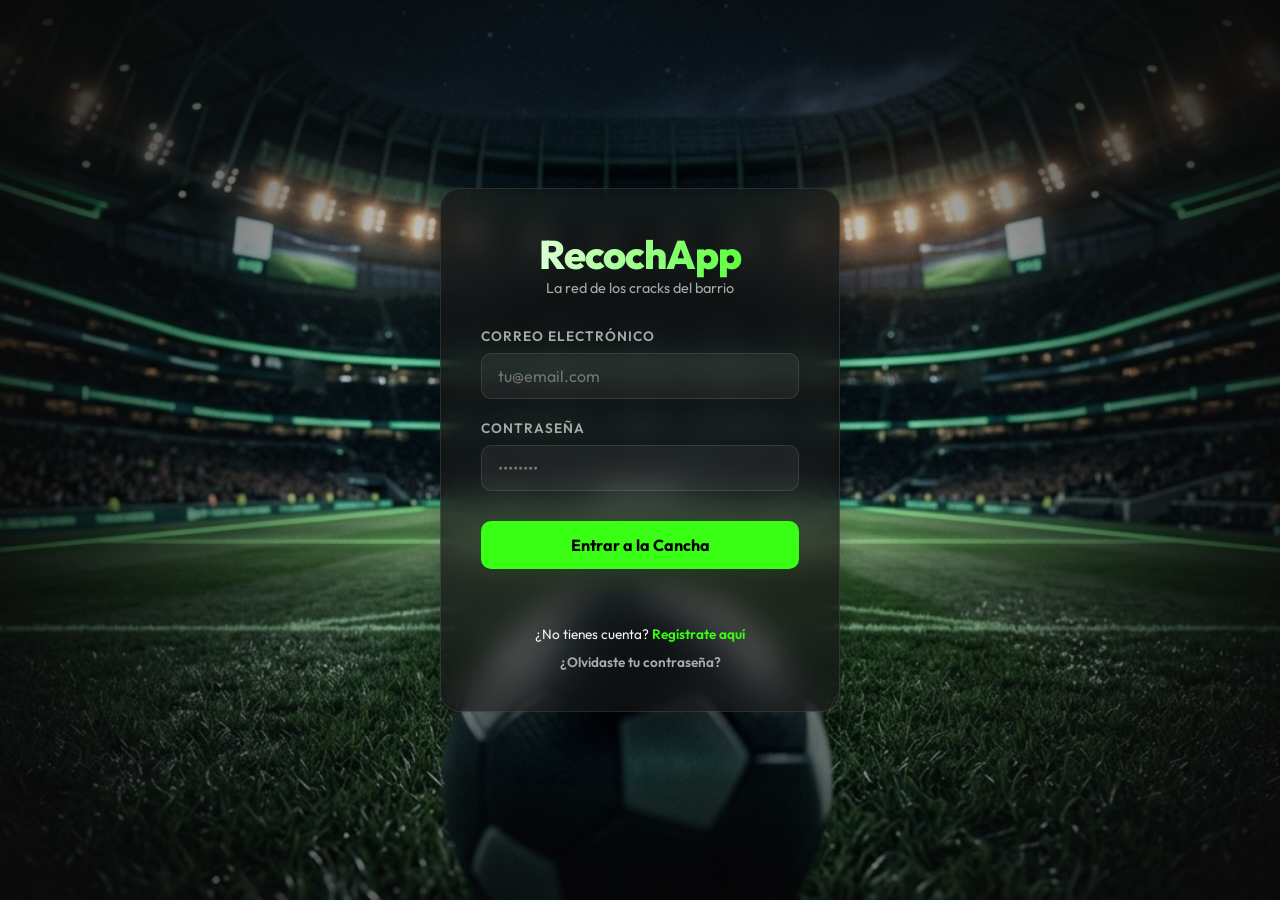
<file: frontend/index.html>
<!DOCTYPE html>
<html lang="es">
<head>
    <meta charset="UTF-8">
    <meta name="viewport" content="width=device-width, initial-scale=1.0">
    <title>RecochApp - Login</title>
    <link rel="stylesheet" href="css/style.css">
</head>
<body>
    <div class="background"></div>

    <main class="login-container">
        <header>
            <h1>RecochApp</h1>
            <p>La red de los cracks del barrio</p>
        </header>

        <form id="login-form">
            <div class="form-group">
                <label for="email">Correo Electrónico</label>
                <input type="email" id="email" placeholder="tu@email.com" required>
            </div>

            <div class="form-group">
                <label for="password">Contraseña</label>
                <input type="password" id="password" placeholder="••••••••" required>
            </div>

            <button type="submit" class="login-btn">Entrar a la Cancha</button>

            <div id="error-msg"></div>
        </form>

        <div class="footer-links">
            <p>¿No tienes cuenta? <a href="register.html">Regístrate aquí</a></p>
            <p style="margin-top: 10px;"><a href="forgot-password.html" style="color: var(--text-dim);">¿Olvidaste tu contraseña?</a></p>
        </div>
    </main>

    <script src="js/auth.js"></script>
</body>
</html>
</file>
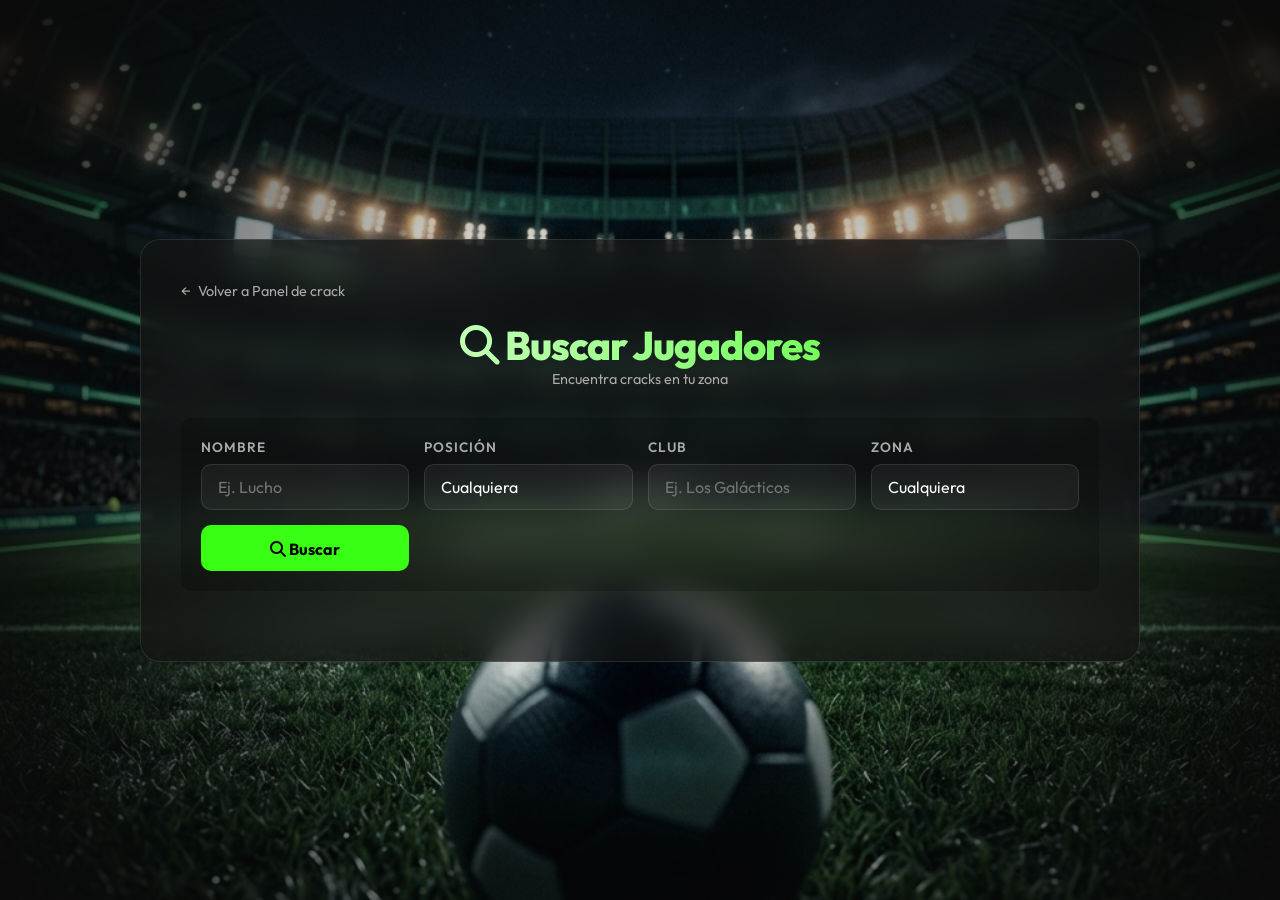
<file: frontend/buscar-jugadores.html>
<!DOCTYPE html>
<html lang="es">
<head>
    <meta charset="UTF-8">
    <meta name="viewport" content="width=device-width, initial-scale=1.0">
    <title>RecochApp - Buscar Jugadores</title>
    <link rel="stylesheet" href="css/style.css">
    <link rel="stylesheet" href="https://cdnjs.cloudflare.com/ajax/libs/font-awesome/6.4.0/css/all.min.css">
</head>
<body>
    <div class="background"></div>
    <div class="section-container" style="max-width: 1000px;">
        <a href="dashboard.html" class="back-btn">Volver a Panel de crack</a>
        <header>
            <h1><i class="fas fa-search"></i> Buscar Jugadores</h1>
            <p>Encuentra cracks en tu zona</p>
        </header>

        <div class="search-form" style="background: rgba(0,0,0,0.2); padding: 20px; border-radius: 10px; margin-bottom: 30px;">
            <form id="player-search-form" style="display: grid; grid-template-columns: repeat(auto-fit, minmax(200px, 1fr)); gap: 15px; align-items: end;">
                <div class="form-group" style="margin-bottom: 0;">
                    <label for="search-name">Nombre</label>
                    <input type="text" id="search-name" placeholder="Ej. Lucho">
                </div>
                <div class="form-group" style="margin-bottom: 0;">
                    <label for="search-position">Posición</label>
                    <select id="search-position" style="width: 100%; padding: 12px 16px; background: var(--input-bg); border: 1px solid var(--glass-border); border-radius: 10px; color: #fff; font-size: 1rem; appearance: none; cursor: pointer;">
                        <option value="Cualquiera">Cualquiera</option>
                    </select>
                </div>
                <div class="form-group" style="margin-bottom: 0;">
                    <label for="search-club">Club</label>
                    <input type="text" id="search-club" placeholder="Ej. Los Galácticos">
                </div>
                <div class="form-group" style="margin-bottom: 0;">
                    <label for="search-zone">Zona</label>
                    <select id="search-zone" style="width: 100%; padding: 12px 16px; background: var(--input-bg); border: 1px solid var(--glass-border); border-radius: 10px; color: #fff; font-size: 1rem; appearance: none; cursor: pointer;">
                        <option value="Cualquiera">Cualquiera</option>
                    </select>
                </div>
                <button type="submit" class="login-btn" style="margin-top: 0; height: 46px;"><i class="fas fa-search"></i> Buscar</button>
            </form>
        </div>

        <div id="loading-spinner" style="display: none; text-align: center; padding: 20px;">
            <i class="fas fa-spinner fa-spin" style="font-size: 2rem; color: var(--primary-green);"></i>
        </div>

        <div id="results-container" style="display: none;">
            <h3 style="margin-bottom: 15px; color: var(--primary-green); border-bottom: 1px solid var(--glass-border); padding-bottom: 10px;" id="results-title">Resultados</h3>
            <div id="results-grid" class="results-grid" style="display: grid; grid-template-columns: repeat(auto-fill, minmax(220px, 1fr)); gap: 15px;">
                <!-- Resultados dinámicos -->
            </div>
        </div>

        <div id="empty-state" style="text-align: center; padding: 40px; border: 2px dashed var(--glass-border); border-radius: 15px; display: none;">
            <i class="fas fa-user-ninja" style="font-size: 3rem; color: var(--text-dim); margin-bottom: 20px; display: block;"></i>
            <h3>No se encontraron jugadores</h3>
            <p style="color: var(--text-dim);">Intenta con otros filtros de búsqueda.</p>
        </div>
    </div>

    <script src="js/buscar-jugadores.js"></script>
</body>
</html>
</file>
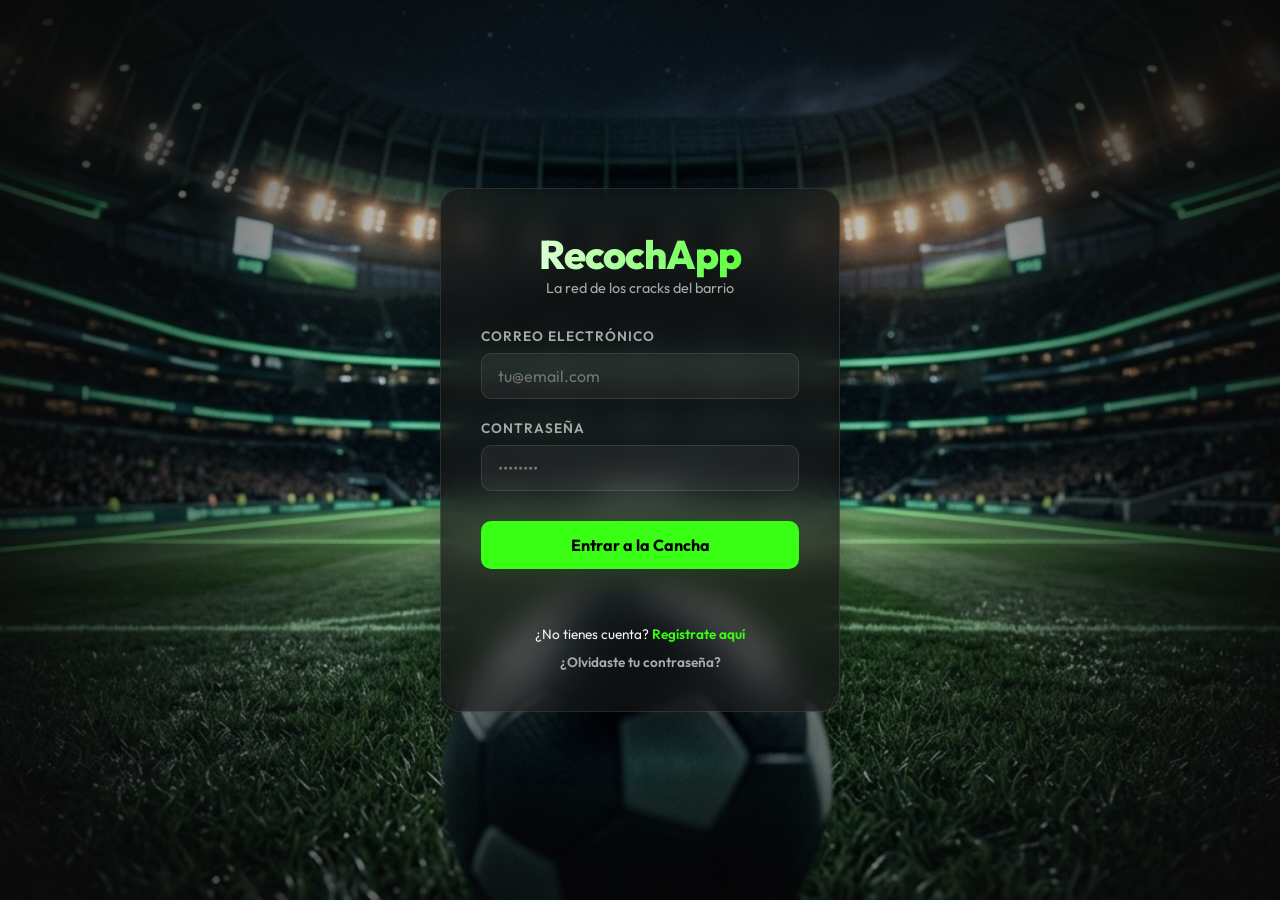
<file: frontend/dashboard.html>
<!DOCTYPE html>
<html lang="es">
<head>
    <meta charset="UTF-8">
    <meta name="viewport" content="width=device-width, initial-scale=1.0">
    <title>RecochApp - Panel de Crack</title>
    <link rel="stylesheet" href="css/style.css">
    <link rel="stylesheet" href="https://cdnjs.cloudflare.com/ajax/libs/font-awesome/6.4.0/css/all.min.css">
    <style>
        .dashboard-container {
            width: 95%; max-width: 1200px; padding: 40px; background: var(--card-bg);
            backdrop-filter: blur(15px); border: 1px solid var(--glass-border); border-radius: 20px;
            margin: 20px auto; animation: fadeIn 0.8s ease-out;
        }
        .header-dash { display: flex; justify-content: space-between; align-items: center; margin-bottom: 40px; border-bottom: 1px solid var(--glass-border); padding-bottom: 20px; }
        .welcome-section h1 { font-size: 2rem; color: #fff; }
        .stats-summary { display: grid; grid-template-columns: repeat(auto-fit, minmax(150px, 1fr)); gap: 15px; margin-bottom: 40px; }
        .stat-mini { background: var(--input-bg); padding: 15px; border-radius: 12px; border: 1px solid var(--glass-border); text-align: center; }
        .stat-mini h4 { font-size: 0.7rem; color: var(--text-dim); text-transform: uppercase; }
        .stat-mini p { font-size: 1.5rem; font-weight: 800; color: var(--primary-green); }
    </style>
</head>
<body>
    <div class="background"></div>

    <div class="dashboard-container">
        <header class="header-dash">
            <div class="welcome-section">
                <h1>Panel de Crack</h1>
                <p id="welcome-msg" style="color: var(--text-dim);"></p>
            </div>
            <a href="index.html" class="logout-link" style="color: #fff; text-decoration: none;"><i class="fas fa-sign-out-alt"></i> Salir</a>
        </header>

        <section class="stats-summary">
            <div class="stat-mini"><h4>Partidos</h4><p>0</p></div>
            <div class="stat-mini"><h4>Goles</h4><p>0</p></div>
            <div class="stat-mini"><h4>Asis</h4><p>0</p></div>
            <div class="stat-mini"><h4>Rating</h4><p>0</p></div>
        </section>

        <h2 style="font-size: 1.2rem; text-transform: uppercase; letter-spacing: 2px; color: var(--text-dim); margin-bottom: 20px;">Modo carrera</h2>
        <section class="grid-menu">
            <a href="recocha.html" class="menu-card">
                <i class="fas fa-futbol"></i>
                <h3>Recocha</h3>
                <p>Gestión y creación de partidos individuales.</p>
            </a>
            <a href="torneos.html" class="menu-card">
                <i class="fas fa-trophy"></i>
                <h3>Torneos</h3>
                <p>Organiza o únete a competencias locales.</p>
            </a>
            <a href="clubes.html" class="menu-card">
                <i class="fas fa-users"></i>
                <h3>Clubes</h3>
                <p>Forma tu equipo y gestiona a tus amigos.</p>
            </a>
            <a href="estadisticas.html" class="menu-card">
                <i class="fas fa-chart-line"></i>
                <h3>Estadísticas</h3>
                <p>Registra tu rendimiento y ve tu tarjeta FIFA.</p>
            </a>
            <a href="buscar-jugadores.html" class="menu-card">
                <i class="fas fa-search"></i>
                <h3>Buscar Jugadores</h3>
                <p>Encuentra cracks por posición, zona o club.</p>
            </a>
            <a href="perfil.html" class="menu-card">
                <i class="fas fa-id-card"></i>
                <h3>Mi Perfil</h3>
                <p>Edita tu info deportiva y preferencias.</p>
            </a>
        </section>
    </div>

    <script>
        document.addEventListener('DOMContentLoaded', () => {
            const email = localStorage.getItem('user_email');
            const name = localStorage.getItem('user_name') || email;
            if (!email) window.location.href = 'index.html';
            document.getElementById('welcome-msg').textContent = `¡Qué bueno verte de nuevo, ${name}!`;
        });
    </script>
</body>
</html>
</file>
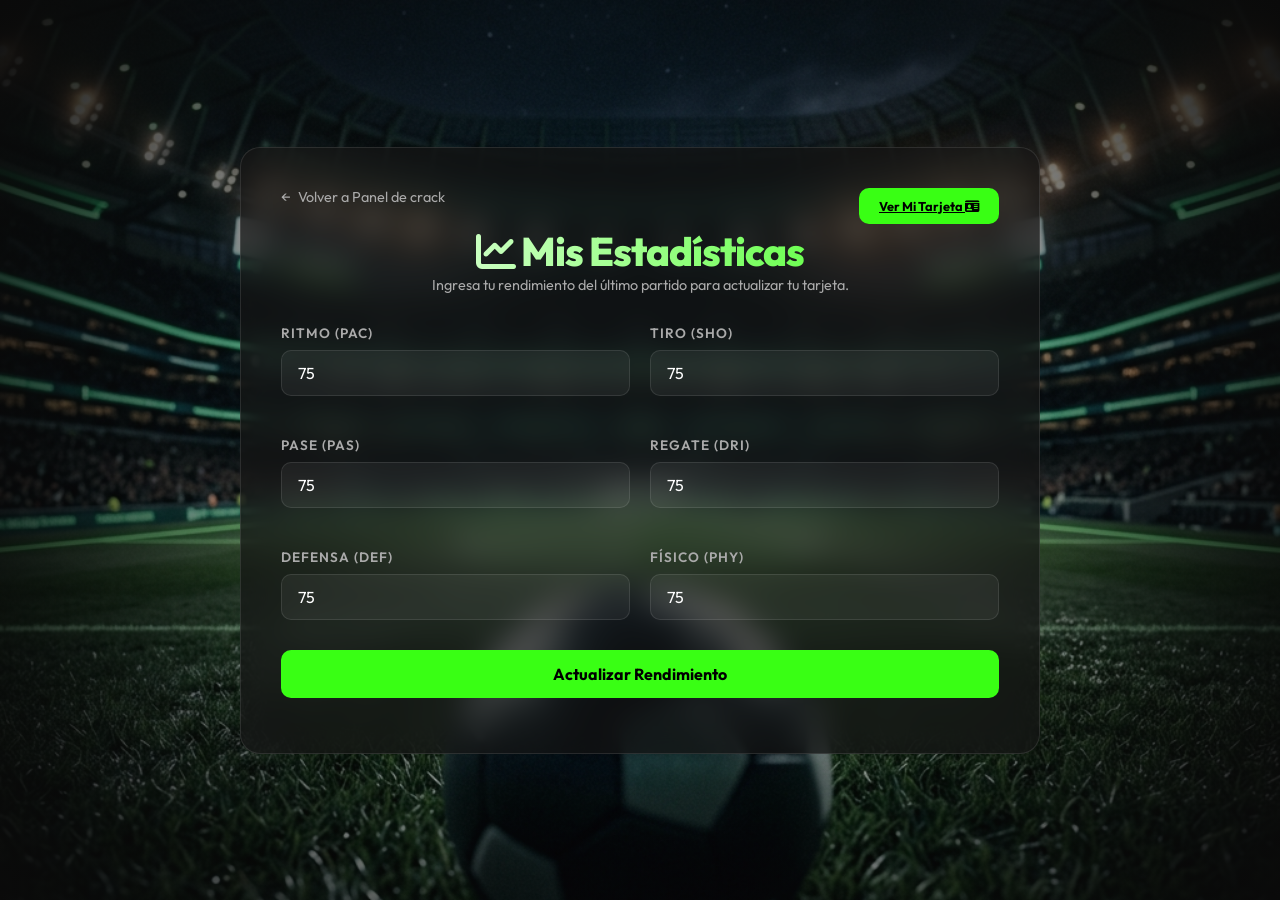
<file: frontend/estadisticas.html>
<!DOCTYPE html>
<html lang="es">
<head>
    <meta charset="UTF-8">
    <meta name="viewport" content="width=device-width, initial-scale=1.0">
    <title>RecochApp - Mis Estadísticas</title>
    <link rel="stylesheet" href="css/style.css">
    <link rel="stylesheet" href="https://cdnjs.cloudflare.com/ajax/libs/font-awesome/6.4.0/css/all.min.css">
</head>
<body>
    <div class="background"></div>

    <div class="section-container">
        <div style="display: flex; justify-content: space-between; align-items: flex-start;">
            <a href="dashboard.html" class="back-btn">Volver a Panel de crack</a>
            <a href="tarjeta.html" class="login-btn" style="width: auto; padding: 10px 20px; font-size: 0.8rem; margin: 0;">Ver Mi Tarjeta <i class="fas fa-id-card"></i></a>
        </div>
        
        <header>
            <h1><i class="fas fa-chart-line"></i> Mis Estadísticas</h1>
            <p>Ingresa tu rendimiento del último partido para actualizar tu tarjeta.</p>
        </header>

        <form id="stats-form">
            <div class="stats-form-grid" style="display: grid; grid-template-columns: 1fr 1fr; gap: 20px;">
                <div class="form-group"><label for="pac">Ritmo (PAC)</label><input type="number" id="pac" min="1" max="99" value="75" required></div>
                <div class="form-group"><label for="sho">Tiro (SHO)</label><input type="number" id="sho" min="1" max="99" value="75" required></div>
                <div class="form-group"><label for="pas">Pase (PAS)</label><input type="number" id="pas" min="1" max="99" value="75" required></div>
                <div class="form-group"><label for="dri">Regate (DRI)</label><input type="number" id="dri" min="1" max="99" value="75" required></div>
                <div class="form-group"><label for="def">Defensa (DEF)</label><input type="number" id="def" min="1" max="99" value="75" required></div>
                <div class="form-group"><label for="phy">Físico (PHY)</label><input type="number" id="phy" min="1" max="99" value="75" required></div>
            </div>
            <button type="submit" class="login-btn">Actualizar Rendimiento</button>
            <div id="save-msg" style="text-align: center; margin-top: 15px; font-size: 0.9rem; color: var(--primary-green);"></div>
        </form>
    </div>

    <script src="js/stats.js"></script>
</body>
</html>
</file>
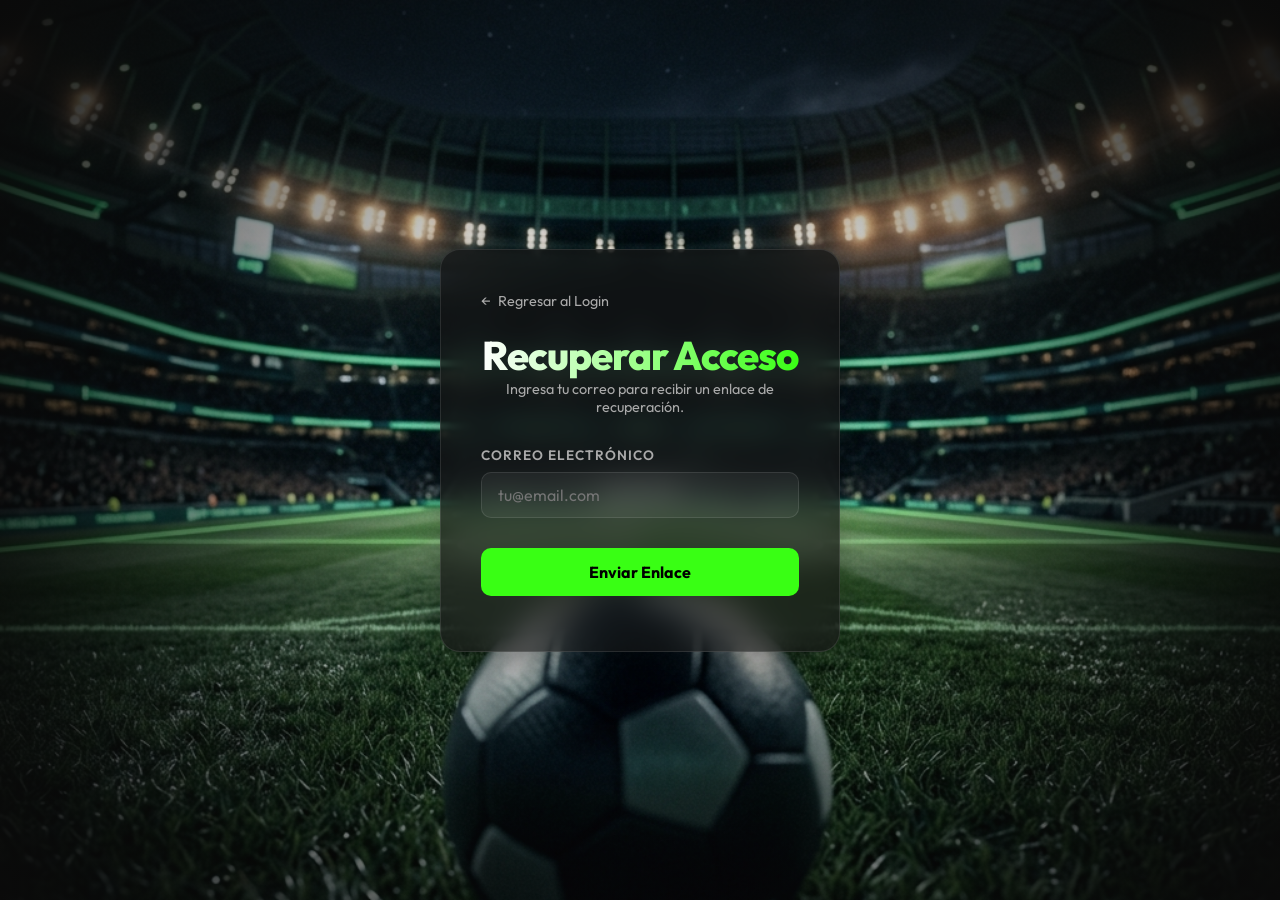
<file: frontend/forgot-password.html>
<!DOCTYPE html>
<html lang="es">
<head>
    <meta charset="UTF-8">
    <meta name="viewport" content="width=device-width, initial-scale=1.0">
    <title>RecochApp - Recuperar Contraseña</title>
    <link rel="stylesheet" href="css/style.css">
</head>
<body>
    <div class="background"></div>
    <main class="login-container">
        <a href="index.html" class="back-btn">Regresar al Login</a>
        <header>
            <h1>Recuperar Acceso</h1>
            <p>Ingresa tu correo para recibir un enlace de recuperación.</p>
        </header>
        <form id="forgot-form">
            <div class="form-group"><label for="recovery-email">Correo Electrónico</label><input type="email" id="recovery-email" placeholder="tu@email.com" required></div>
            <button type="submit" class="login-btn">Enviar Enlace</button>
            <div id="status-msg" style="text-align: center; margin-top: 15px; font-size: 0.9rem;"></div>
        </form>
    </main>
    <script src="js/forgot-password.js"></script>
</body>
</html>
</file>
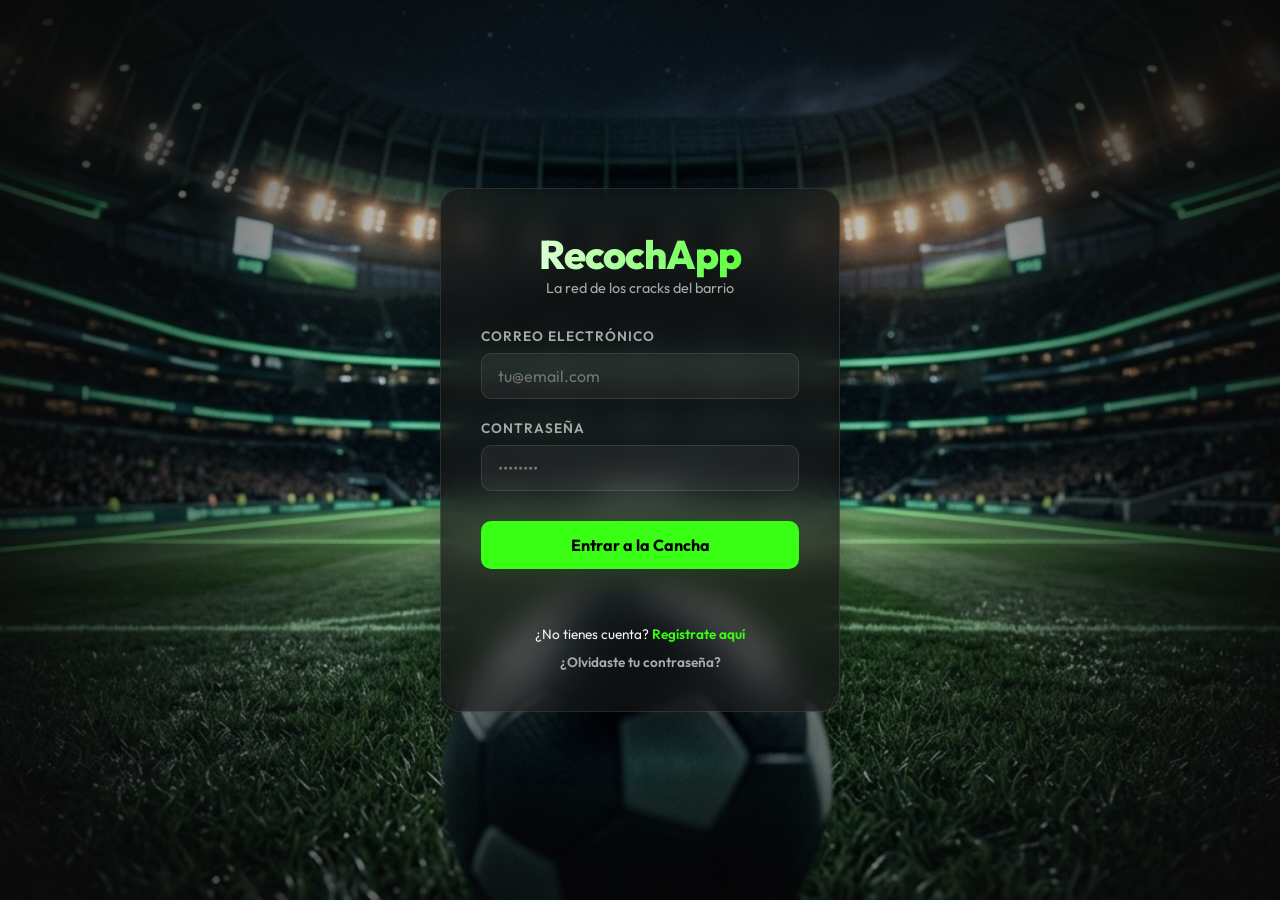
<file: frontend/perfil.html>
<!DOCTYPE html>
<html lang="es">
<head>
    <meta charset="UTF-8">
    <meta name="viewport" content="width=device-width, initial-scale=1.0">
    <title>RecochApp - Mi Perfil</title>
    <link rel="stylesheet" href="css/style.css">
    <link rel="stylesheet" href="https://cdnjs.cloudflare.com/ajax/libs/font-awesome/6.4.0/css/all.min.css">
    <style>
        .checkbox-group {
            display: flex;
            flex-wrap: wrap;
            gap: 10px;
            margin-top: 5px;
        }
        .chip-checkbox {
            display: none;
        }
        .chip-label {
            padding: 8px 15px;
            background: var(--input-bg);
            border: 1px solid var(--glass-border);
            border-radius: 20px;
            cursor: pointer;
            font-size: 0.85rem;
            transition: all 0.3s;
        }
        .chip-checkbox:checked + .chip-label {
            background: var(--primary-green);
            color: #000;
            font-weight: bold;
            border-color: var(--primary-green);
        }
    </style>
</head>
<body>
    <div class="background"></div>
    <div class="section-container" style="max-width: 800px; padding-bottom: 20px;">
        <a href="dashboard.html" class="back-btn">Volver a Panel de crack</a>
        <header>
            <h1><i class="fas fa-id-card"></i> Mi Perfil Deportivo</h1>
            <p>Edita tu información y preferencias</p>
        </header>

        <form id="perfil-form" style="display: none;">
            <div style="text-align: center; margin-bottom: 20px;">
                <img id="preview-foto" src="data:image/svg+xml;utf8,<svg xmlns=%22http://www.w3.org/2000/svg%22 viewBox=%220 0 24 24%22 fill=%22%23aaaaaa%22><path d=%22M12 12c2.21 0 4-1.79 4-4s-1.79-4-4-4-4 1.79-4 4 1.79 4 4 4zm0 2c-2.67 0-8 1.34-8 4v2h16v-2c0-2.66-5.33-4-8-4z%22/></svg>" onerror="this.onerror=null; this.src='data:image/svg+xml;utf8,<svg xmlns=%22http://www.w3.org/2000/svg%22 viewBox=%220 0 24 24%22 fill=%22%23aaaaaa%22><path d=%22M12 12c2.21 0 4-1.79 4-4s-1.79-4-4-4-4 1.79-4 4 1.79 4 4 4zm0 2c-2.67 0-8 1.34-8 4v2h16v-2c0-2.66-5.33-4-8-4z%22/></svg>';" alt="Foto Perfil" style="width: 120px; height: 120px; border-radius: 50%; border: 3px solid var(--primary-green); object-fit: cover; margin-bottom: 10px;">
                <h2 id="display-name">Cargando...</h2>
                <p id="display-email" style="color: var(--text-dim);">...</p>
            </div>

            <h3 style="color: var(--primary-green); margin-bottom: 15px; border-bottom: 1px solid var(--glass-border); padding-bottom: 5px;">Preferencias en la Cancha</h3>
            
            <div class="form-group">
                <label>Posiciones Preferidas (Selecciona hasta 3)</label>
                <div class="checkbox-group" id="posiciones-container">
                    <!-- Opciones generadas dinámicamente -->
                </div>
            </div>

            <div style="display: grid; grid-template-columns: 1fr; gap: 15px;">
                <div class="form-group">
                    <label for="perfil-club">Club Actual</label>
                    <select id="perfil-club" style="width: 100%; padding: 12px 16px; background: var(--input-bg); border: 1px solid var(--glass-border); border-radius: 10px; color: #fff; font-size: 1rem; appearance: none; cursor: pointer;">
                        <option value="">Ninguno</option>
                        <!-- Opciones generadas dinámicamente -->
                    </select>
                </div>
            </div>

            <div style="display: grid; grid-template-columns: 1fr 1fr; gap: 15px;">
                <div class="form-group">
                    <label for="perfil-pierna">Pierna Hábil</label>
                    <select id="perfil-pierna" style="width: 100%; padding: 12px 16px; background: var(--input-bg); border: 1px solid var(--glass-border); border-radius: 10px; color: #fff; font-size: 1rem; appearance: none; cursor: pointer;">
                        <option value="Derecha">Derecha</option>
                        <option value="Izquierda">Izquierda</option>
                        <option value="Ambidiestro">Ambidiestro</option>
                    </select>
                </div>
                <div class="form-group">
                    <label for="perfil-edad">Edad</label>
                    <input type="number" id="perfil-edad" min="5" max="99">
                </div>
            </div>

            <button type="submit" class="login-btn"><i class="fas fa-save"></i> Guardar Cambios</button>
        </form>

        <div id="loading-perfil" style="text-align: center; padding: 40px;">
            <i class="fas fa-spinner fa-spin" style="font-size: 2rem; color: var(--primary-green);"></i>
            <p>Cargando perfil...</p>
        </div>

        <div class="danger-zone" style="margin-top: 40px; padding: 20px; border: 1px solid rgba(255, 75, 43, 0.5); border-radius: 10px; background: rgba(255, 75, 43, 0.1);">
            <h3 style="color: #ff4b2b; margin-bottom: 10px;"><i class="fas fa-exclamation-triangle"></i> Zona de Peligro</h3>
            <p style="font-size: 0.9rem; color: var(--text-dim); margin-bottom: 15px;">Una vez que elimines tu cuenta, no hay vuelta atrás. Por favor, asegúrate.</p>
            <button id="btn-eliminar-cuenta" class="btn-danger" style="background: transparent; border: 1px solid #ff4b2b; color: #ff4b2b; padding: 10px 20px; border-radius: 8px; cursor: pointer; font-weight: bold; transition: all 0.3s;">Eliminar mi cuenta</button>
        </div>
    </div>

    <!-- Modales para eliminar cuenta -->
    <div id="modal-1" class="modal-overlay" style="display: none; position: fixed; top: 0; left: 0; width: 100%; height: 100%; background: rgba(0,0,0,0.8); z-index: 1000; align-items: center; justify-content: center;">
        <div class="modal-content" style="background: var(--bg-dark); border: 1px solid var(--glass-border); padding: 30px; border-radius: 15px; max-width: 400px; text-align: center;">
            <h3 style="color: #ff4b2b; margin-bottom: 15px;">¿Estás seguro?</h3>
            <p style="margin-bottom: 25px;">Esta acción eliminará permanentemente tu perfil, estadísticas y pertenencia a clubes.</p>
            <div style="display: flex; gap: 10px; justify-content: center;">
                <button onclick="document.getElementById('modal-1').style.display='none'" class="login-btn" style="background: var(--input-bg); color: #fff;">Cancelar</button>
                <button id="btn-modal-1-confirm" class="login-btn" style="background: #ff4b2b; color: #fff;">Sí, continuar</button>
            </div>
        </div>
    </div>

    <div id="modal-2" class="modal-overlay" style="display: none; position: fixed; top: 0; left: 0; width: 100%; height: 100%; background: rgba(0,0,0,0.8); z-index: 1000; align-items: center; justify-content: center;">
        <div class="modal-content" style="background: var(--bg-dark); border: 1px solid var(--glass-border); padding: 30px; border-radius: 15px; max-width: 400px; text-align: center;">
            <h3 style="color: #ff4b2b; margin-bottom: 15px;">Confirmación Final</h3>
            <p style="margin-bottom: 15px;">Escribe <strong>ELIMINAR</strong> para confirmar.</p>
            <input type="text" id="delete-confirm-input" style="width: 100%; padding: 10px; border-radius: 8px; border: 1px solid var(--glass-border); background: var(--input-bg); color: #fff; margin-bottom: 20px; text-align: center;">
            <div style="display: flex; gap: 10px; justify-content: center;">
                <button onclick="document.getElementById('modal-2').style.display='none'" class="login-btn" style="background: var(--input-bg); color: #fff;">Cancelar</button>
                <button id="btn-modal-2-confirm" class="login-btn" style="background: #ff4b2b; color: #fff;" disabled>Eliminar Cuenta</button>
            </div>
        </div>
    </div>

    <script src="js/perfil.js"></script>
</body>
</html>
</file>
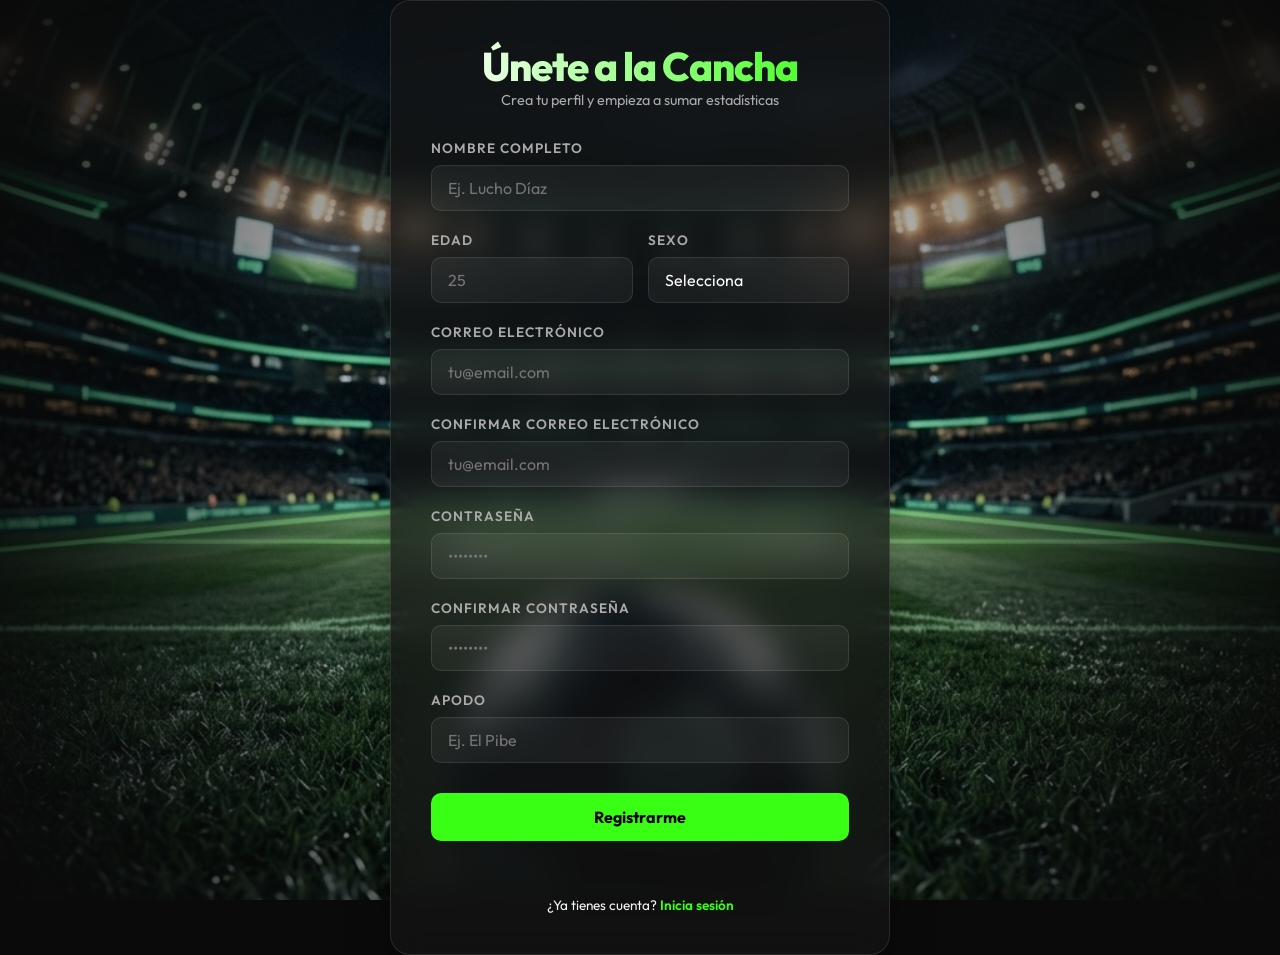
<file: frontend/register.html>
<!DOCTYPE html>
<html lang="es">
<head>
    <meta charset="UTF-8">
    <meta name="viewport" content="width=device-width, initial-scale=1.0">
    <title>RecochApp - Registro</title>
    <link rel="stylesheet" href="css/style.css">
    <style>
        .login-container { max-width: 500px; }
    </style>
</head>
<body>
    <div class="background"></div>

    <main class="login-container">
        <header>
            <h1>Únete a la Cancha</h1>
            <p>Crea tu perfil y empieza a sumar estadísticas</p>
        </header>

        <form id="register-form">
            <div class="form-group">
                <label for="fullname">Nombre Completo</label>
                <input type="text" id="fullname" placeholder="Ej. Lucho Díaz" required>
            </div>

            <div style="display: grid; grid-template-columns: 1fr 1fr; gap: 15px;">
                <div class="form-group">
                    <label for="age">Edad</label>
                    <input type="number" id="age" min="5" max="99" placeholder="25" required>
                </div>
                <div class="form-group" style="display: flex; flex-direction: column;">
                    <label for="gender">Sexo</label>
                    <select id="gender" required style="width: 100%; padding: 12px 16px; background: var(--input-bg); border: 1px solid var(--glass-border); border-radius: 10px; color: #fff; font-size: 1rem; appearance: none; cursor: pointer;">
                        <option value="" disabled selected style="color: #000;">Selecciona</option>
                        <option value="Masculino" style="color: #000;">Masculino</option>
                        <option value="Femenino" style="color: #000;">Femenino</option>
                        <option value="Otro" style="color: #000;">Otro</option>
                    </select>
                </div>
            </div>

            <div class="form-group">
                <label for="email">Correo Electrónico</label>
                <input type="email" id="email" placeholder="tu@email.com" required>
            </div>

            <div class="form-group">
                <label for="confirm-email">Confirmar Correo Electrónico</label>
                <input type="email" id="confirm-email" placeholder="tu@email.com" required>
            </div>
            
            <div class="form-group">
                <label for="password">Contraseña</label>
                <input type="password" id="password" placeholder="••••••••" required>
            </div>

            <div class="form-group">
                <label for="confirm-password">Confirmar Contraseña</label>
                <input type="password" id="confirm-password" placeholder="••••••••" required>
            </div>

            <div class="form-group">
                <label for="apodo">Apodo</label>
                <input type="text" id="apodo" placeholder="Ej. El Pibe" required>
            </div>


            <button type="submit" class="login-btn">Registrarme</button>
            
            <div id="error-msg"></div>
        </form>

        <div class="footer-links">
            <p>¿Ya tienes cuenta? <a href="index.html">Inicia sesión</a></p>
        </div>
    </main>

    <script src="js/register.js"></script>
    <style>
    </style>
</body>
</html>
</file>
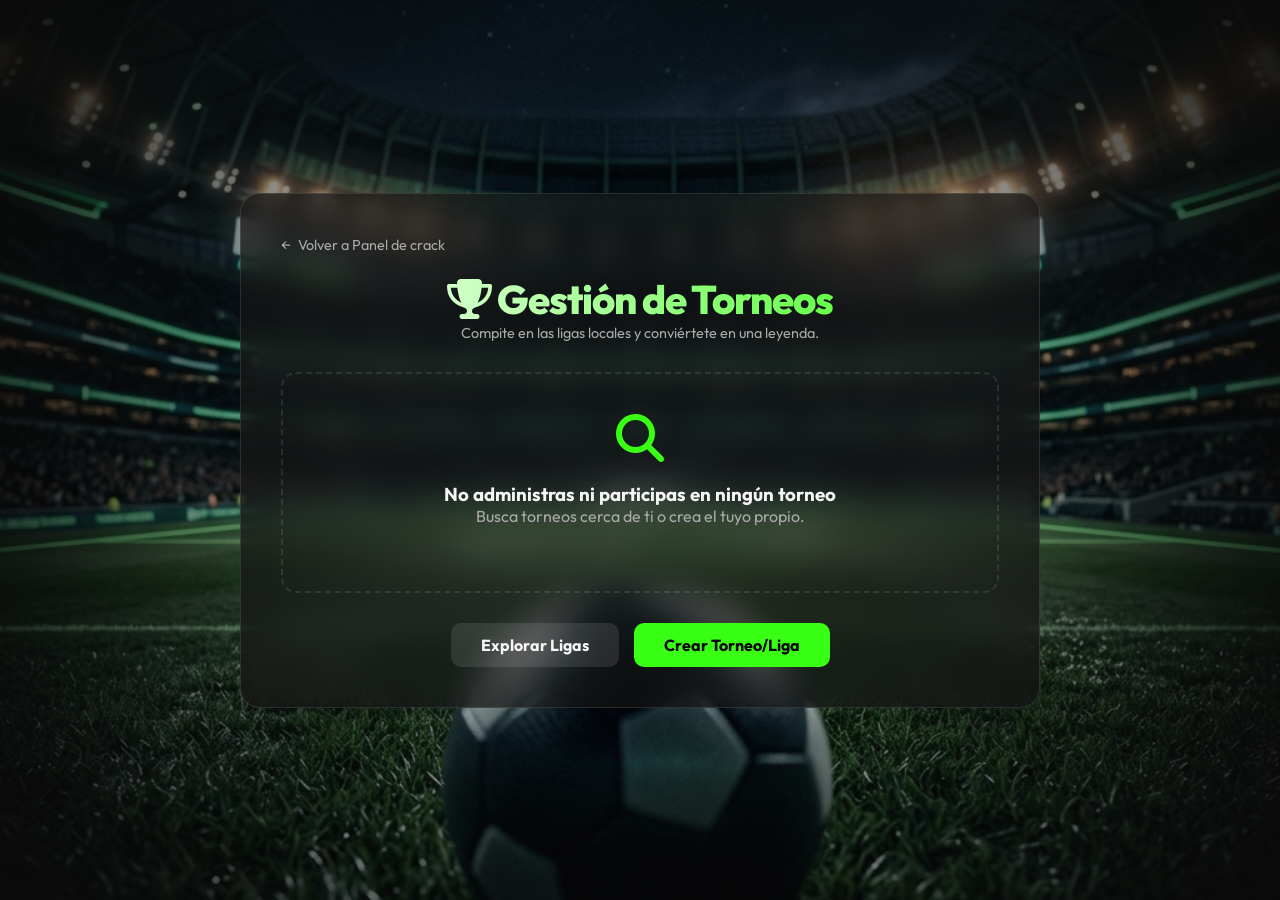
<file: frontend/torneo-detalles.html>
<!DOCTYPE html>
<html lang="es">
<head>
    <meta charset="UTF-8">
    <meta name="viewport" content="width=device-width, initial-scale=1.0">
    <title>RecochApp - Llaves del Torneo</title>
    <link rel="stylesheet" href="css/style.css">
    <link rel="stylesheet" href="https://cdnjs.cloudflare.com/ajax/libs/font-awesome/6.4.0/css/all.min.css">
    <style>
        .bracket-container {
            width: 100%;
            overflow-x: auto; /* Permite scroll horizontal en celulares */
            padding: 20px 0;
            background: rgba(0,0,0,0.2);
            border-radius: 15px;
            margin-top: 20px;
        }
        .bracket-wrapper {
            display: flex;
            gap: 50px;
            padding: 20px;
            min-width: max-content; /* Asegura que no se aplaste en pantallas pequeñas */
        }
        .round {
            display: flex;
            flex-direction: column;
            justify-content: space-around;
            min-height: 400px;
        }
        .round-title {
            text-align: center;
            color: var(--primary-green);
            margin-bottom: 25px;
            text-transform: uppercase;
            font-size: 0.9rem;
            letter-spacing: 2px;
            font-weight: bold;
        }
        .matchup {
            background: var(--input-bg);
            border: 1px solid var(--glass-border);
            border-radius: 8px;
            width: 240px;
            box-shadow: 0 4px 15px rgba(0,0,0,0.2);
            position: relative;
            margin: 15px 0;
            transition: border-color 0.3s, box-shadow 0.3s;
        }
        .matchup:hover {
            border-color: var(--primary-green);
            box-shadow: 0 0 10px rgba(57, 255, 20, 0.2);
        }
        .team {
            padding: 15px;
            color: var(--text-dim);
            font-size: 0.9rem;
            display: flex;
            justify-content: space-between;
            align-items: center;
            border-bottom: 1px solid rgba(255,255,255,0.05);
        }
        .team:last-child {
            border-bottom: none;
        }
        .team span {
            opacity: 0.6;
            font-style: italic;
        }
        .team-score {
            font-weight: bold;
            color: #fff;
            background: rgba(255,255,255,0.1);
            padding: 2px 8px;
            border-radius: 4px;
        }
    </style>
</head>
<body>
    <div class="background"></div>
    <div class="section-container" style="max-width: 1400px; width: 95%;">
        <a href="torneos.html" class="back-btn"><i class="fas fa-arrow-left"></i> Volver a Torneos</a>
        
        <header style="display: flex; justify-content: space-between; align-items: flex-end; flex-wrap: wrap; gap: 20px;">
            <div>
                <h1 id="t-title" style="margin-bottom: 10px;"><i class="fas fa-trophy"></i> Cargando...</h1>
                <p id="t-info" style="color: var(--primary-green); font-size: 1.1rem; font-weight: bold;"></p>
            </div>
            <div>
                <button id="register-team-btn" class="login-btn" style="width: auto; padding: 12px 25px;"><i class="fas fa-user-plus"></i> Inscribir a mi equipo</button>
            </div>
        </header>

        <div class="bracket-container">
            <div class="bracket-wrapper" id="bracket-wrapper">
                <!-- El árbol de llaves se generará aquí con JavaScript -->
            </div>
        </div>
    </div>

    <!-- Modal de Inscripción -->
    <div id="registration-modal" style="display: none; position: fixed; top: 0; left: 0; width: 100%; height: 100%; background: rgba(0,0,0,0.8); z-index: 1000; justify-content: center; align-items: center; backdrop-filter: blur(5px);">
        <div style="background: var(--card-bg); padding: 30px; border-radius: 15px; border: 1px solid var(--glass-border); width: 90%; max-width: 400px; text-align: center; animation: fadeIn 0.3s ease-out;">
            <h3 style="color: var(--primary-green); margin-bottom: 20px;">Inscribir Equipo</h3>
            <p style="color: var(--text-dim); margin-bottom: 15px; font-size: 0.9rem;">Cupos disponibles: <span id="slots-available" style="color: white; font-weight: bold;"></span></p>
            
            <div id="club-selection-area" style="margin-bottom: 20px; text-align: left;">
                <!-- Se llenará con JS -->
            </div>

            <div style="display: flex; gap: 10px; justify-content: center;">
                <button id="confirm-register-btn" class="login-btn" style="width: auto; padding: 10px 20px;">Inscribir</button>
                <button id="cancel-register-btn" class="login-btn" style="width: auto; padding: 10px 20px; background: rgba(255,255,255,0.1); color: white;">Cancelar</button>
            </div>
        </div>
    </div>

    <script>
        document.addEventListener('DOMContentLoaded', async () => {
            const urlParams = new URLSearchParams(window.location.search);
            const tId = urlParams.get('id');
            
            if (!tId) {
                window.location.href = 'torneos.html';
                return;
            }

            const API_URL = 'http://localhost:3001/api/torneos';
            const CLUBES_API_URL = 'http://localhost:3001/api/clubes';
            let t = null;

            try {
                const response = await fetch(`${API_URL}/${tId}`);
                if (!response.ok) throw new Error('Torneo not found');
                t = await response.json();
            } catch (error) {
                console.error('Error fetching torneo:', error);
                window.location.href = 'torneos.html';
                return;
            }

            // Populate Header Info
            document.getElementById('t-title').innerHTML = `<i class="fas fa-trophy"></i> ${t.name}`;
            document.getElementById('t-info').innerHTML = `
                <i class="fas fa-map-marker-alt"></i> ${t.location} &nbsp;|&nbsp; 
                <i class="far fa-calendar"></i> ${t.date} a las ${t.time}
            `;

            // Asegurar que el torneo tenga el arreglo de equipos
            if (!t.registeredTeams) t.registeredTeams = [];

            // Helper for round names
            const getRoundName = (roundIndex, totalRounds) => {
                const remainingRounds = totalRounds - roundIndex;
                if (remainingRounds === 1) return 'Final';
                if (remainingRounds === 2) return 'Semifinal';
                if (remainingRounds === 3) return 'Cuartos de Final';
                if (remainingRounds === 4) return 'Octavos de Final';
                return `Ronda ${roundIndex + 1}`;
            };

            // Render Bracket
            const teamsCount = parseInt(t.teams); // 4, 8, 16
            const roundsCount = Math.log2(teamsCount);
            let bracketHtml = '';

            for (let i = 0; i < roundsCount; i++) {
                const matchupsInRound = teamsCount / Math.pow(2, i + 1);
                bracketHtml += `<div class="round">`;
                bracketHtml += `<div class="round-title">${getRoundName(i, roundsCount)}</div>`;
                
                // Add matchups for this round
                for (let j = 0; j < matchupsInRound; j++) {
                    let team1Name = 'Esperando rival...';
                    let team2Name = 'Esperando rival...';
                    let team1Color = 'var(--text-dim)';
                    let team2Color = 'var(--text-dim)';

                    // Si es la primera ronda (i==0), intentamos inyectar los equipos inscritos
                    if (i === 0) {
                        const index1 = j * 2;
                        const index2 = j * 2 + 1;
                        if (t.registeredTeams[index1]) {
                            team1Name = `<i class="fas fa-shield-alt"></i> ${t.registeredTeams[index1]}`;
                            team1Color = 'white';
                        }
                        if (t.registeredTeams[index2]) {
                            team2Name = `<i class="fas fa-shield-alt"></i> ${t.registeredTeams[index2]}`;
                            team2Color = 'white';
                        }
                    }

                    bracketHtml += `
                        <div class="matchup">
                            <div class="team" style="color: ${team1Color};"><span>${team1Name}</span> <div class="team-score">-</div></div>
                            <div class="team" style="color: ${team2Color};"><span>${team2Name}</span> <div class="team-score">-</div></div>
                        </div>
                    `;
                }
                
                bracketHtml += `</div>`;
            }

            // Optional: Render an ultimate "Campeón" block
            bracketHtml += `
                <div class="round" style="justify-content: center;">
                    <div class="round-title" style="color: #FFD700;">Campeón</div>
                    <div class="matchup" style="border-color: #FFD700; background: rgba(255, 215, 0, 0.1);">
                        <div class="team" style="justify-content: center; color: #FFD700; font-size: 1.2rem; padding: 20px;">
                            <span><i class="fas fa-crown"></i> TBD</span>
                        </div>
                    </div>
                </div>
            `;

            document.getElementById('bracket-wrapper').innerHTML = bracketHtml;

            // Modal Logic
            const registerBtn = document.getElementById('register-team-btn');
            const modal = document.getElementById('registration-modal');
            const slotsAvailable = document.getElementById('slots-available');
            const clubSelectionArea = document.getElementById('club-selection-area');
            const confirmRegisterBtn = document.getElementById('confirm-register-btn');
            
            registerBtn.addEventListener('click', async () => {
                const cuposLibres = teamsCount - t.registeredTeams.length;
                if (cuposLibres <= 0) {
                    alert('¡Este torneo ya está lleno! No hay cupos disponibles.');
                    return;
                }
                slotsAvailable.textContent = cuposLibres;
                
                try {
                    // Verificar clubes existentes
                    const resClubes = await fetch(CLUBES_API_URL);
                    const allClubes = await resClubes.json();
                    
                    if (allClubes.length === 0) {
                        clubSelectionArea.innerHTML = `
                            <div style="background: rgba(255,0,0,0.1); border: 1px solid rgba(255,76,76,0.5); padding: 15px; border-radius: 8px; text-align: center;">
                                <i class="fas fa-exclamation-triangle" style="color: #ff4c4c; font-size: 2rem; margin-bottom: 10px;"></i>
                                <p style="color: #ff4c4c; font-size: 0.9rem; margin-bottom: 15px;">Aún no se ha creado ningún club en el servidor.</p>
                                <a href="clubes.html" style="display: inline-block; background: var(--primary-green); color: black; padding: 8px 15px; border-radius: 5px; text-decoration: none; font-weight: bold;"><i class="fas fa-plus"></i> Ir a Clubes</a>
                            </div>
                        `;
                        confirmRegisterBtn.style.display = 'none';
                    } else {
                        let options = allClubes.map(c => `<option value="${c.name}">${c.name}</option>`).join('');
                        clubSelectionArea.innerHTML = `
                            <label style="color: var(--text-dim); font-size: 0.9rem; margin-bottom: 8px; display: block;">Selecciona un club existente:</label>
                            <select id="team-select" style="width: 100%; padding: 12px; background: var(--input-bg); border: 1px solid var(--glass-border); border-radius: 8px; color: white; cursor: pointer; outline: none;">
                                ${options}
                            </select>
                        `;
                        confirmRegisterBtn.style.display = 'block';
                    }

                    modal.style.display = 'flex';
                } catch (error) {
                    console.error('Error fetching clubes:', error);
                    alert('Error cargando los clubes del servidor.');
                }
            });
            
            document.getElementById('cancel-register-btn').addEventListener('click', () => {
                modal.style.display = 'none';
            });

            confirmRegisterBtn.addEventListener('click', async () => {
                const teamSelect = document.getElementById('team-select');
                if (!teamSelect) return;
                
                const teamName = teamSelect.value;
                
                // Evitar inscripción duplicada
                if (t.registeredTeams.includes(teamName)) {
                    alert('Este equipo ya se encuentra inscrito en el torneo.');
                    return;
                }
                
                t.registeredTeams.push(teamName);
                
                try {
                    const response = await fetch(`${API_URL}/${tId}`, {
                        method: 'PUT',
                        headers: { 'Content-Type': 'application/json' },
                        body: JSON.stringify(t)
                    });
                    
                    if (response.ok) {
                        window.location.reload();
                    } else {
                        alert('Error al inscribir el equipo en el servidor');
                    }
                } catch (error) {
                    console.error('Error updating torneo:', error);
                    alert('Error de conexión con el servidor');
                }
            });
        });
    </script>
</body>
</html>
</file>
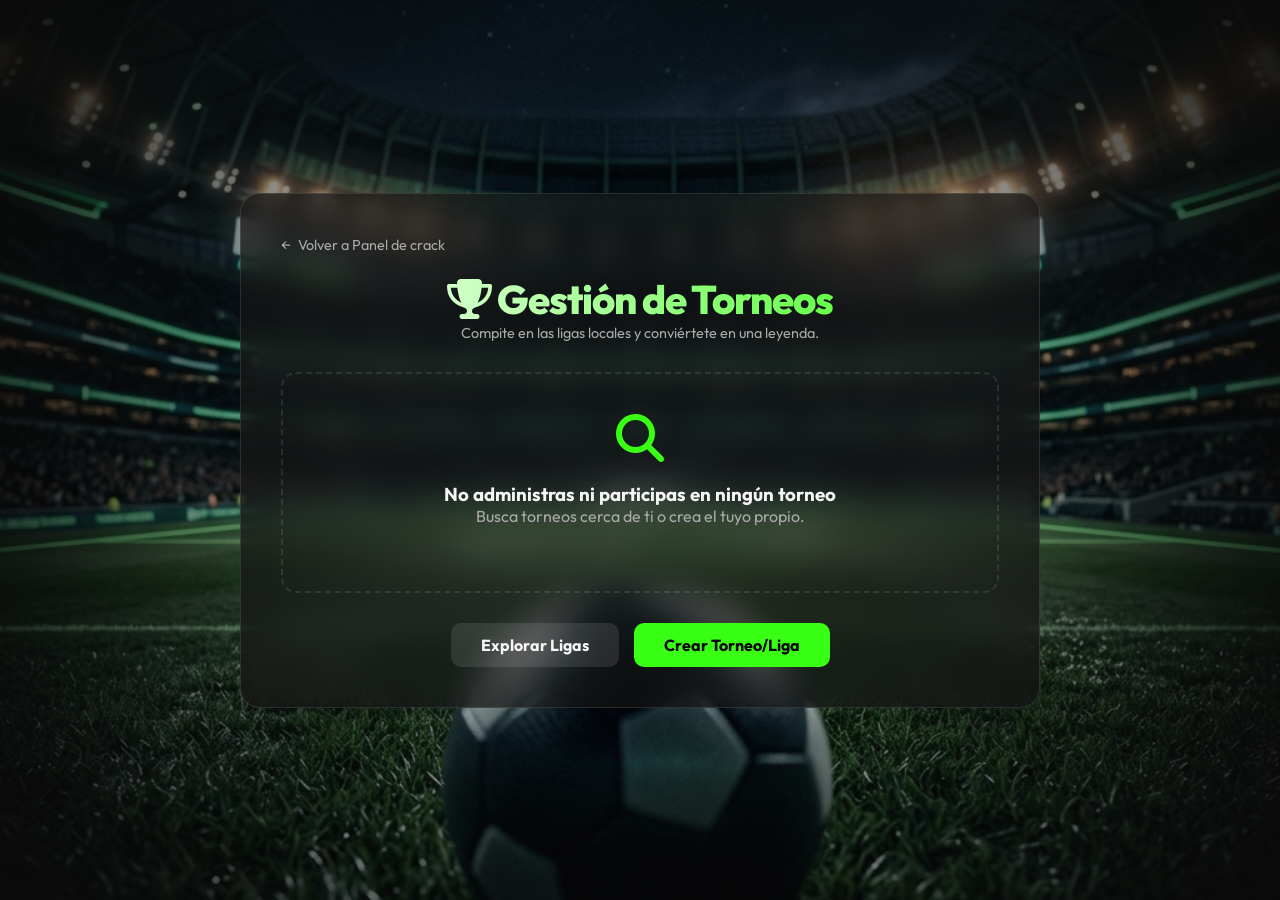
<file: frontend/torneos.html>
<!DOCTYPE html>
<html lang="es">
<head>
    <meta charset="UTF-8">
    <meta name="viewport" content="width=device-width, initial-scale=1.0">
    <title>RecochApp - Gestión de Torneos</title>
    <link rel="stylesheet" href="css/style.css">
    <link rel="stylesheet" href="https://cdnjs.cloudflare.com/ajax/libs/font-awesome/6.4.0/css/all.min.css">
</head>
<body>
    <div class="background"></div>
    <div class="section-container">
        <a href="dashboard.html" class="back-btn">Volver a Panel de crack</a>
        <header>
            <h1><i class="fas fa-trophy"></i> Gestión de Torneos</h1>
            <p>Compite en las ligas locales y conviértete en una leyenda.</p>
        </header>

        <div id="tournaments-list-container" style="display: none; text-align: left; margin-bottom: 20px;">
            <h3 style="margin-bottom: 15px; color: var(--primary-green); border-bottom: 1px solid var(--glass-border); padding-bottom: 10px;">Mis Torneos Administrados</h3>
            <div id="tournaments-list" style="display: grid; gap: 15px;"></div>
        </div>

        <div id="empty-state" style="text-align: center; padding: 40px; border: 2px dashed var(--glass-border); border-radius: 15px;">
            <i class="fas fa-search" style="font-size: 3rem; color: var(--primary-green); margin-bottom: 20px; display: block;"></i>
            <h3>No administras ni participas en ningún torneo</h3>
            <p style="color: var(--text-dim); margin-bottom: 25px;">Busca torneos cerca de ti o crea el tuyo propio.</p>
        </div>

        <div id="action-buttons" style="text-align: center; margin-top: 20px; display: flex; justify-content: center; gap: 15px;">
            <button id="explore-btn" class="login-btn" style="width: auto; padding: 12px 30px; background: rgba(255,255,255,0.1); color: var(--text-white);">Explorar Ligas</button>
            <button id="create-btn" class="login-btn" style="width: auto; padding: 12px 30px;">Crear Torneo/Liga</button>
        </div>

        <div id="create-tournament-form" style="display: none; margin-top: 30px; text-align: left; background: rgba(0,0,0,0.2); padding: 20px; border-radius: 10px;">
            <h3 style="margin-bottom: 15px; color: var(--primary-green);">Configuración del Torneo</h3>
            <form id="new-tournament-form">
                <div class="form-group">
                    <label for="t-name">Nombre del Torneo</label>
                    <input type="text" id="t-name" placeholder="Ej: Copa Relámpago Fin de Año" required>
                </div>
                <div class="form-group">
                    <label for="t-format">Formato</label>
                    <select id="t-format" required style="width: 100%; padding: 12px 16px; background: var(--input-bg); border: 1px solid var(--glass-border); border-radius: 10px; color: #fff; font-size: 1rem; appearance: none; cursor: pointer;">
                        <option value="relampago" style="color: #000;">Torneo Relámpago (Eliminación Directa)</option>
                    </select>
                </div>
                <div class="form-group">
                    <label for="t-teams">Cantidad de Equipos</label>
                    <select id="t-teams" required style="width: 100%; padding: 12px 16px; background: var(--input-bg); border: 1px solid var(--glass-border); border-radius: 10px; color: #fff; font-size: 1rem; appearance: none; cursor: pointer;">
                        <option value="4" style="color: #000;">4 Equipos (Semifinales directo)</option>
                        <option value="8" style="color: #000;">8 Equipos (Cuartos de final)</option>
                        <option value="16" style="color: #000;">16 Equipos (Octavos de final)</option>
                    </select>
                </div>
                <div style="display: grid; grid-template-columns: 1fr 1fr; gap: 15px;">
                    <div class="form-group">
                        <label for="t-date">Fecha de Inicio</label>
                        <input type="date" id="t-date" required>
                    </div>
                    <div class="form-group">
                        <label for="t-time">Hora</label>
                        <input type="time" id="t-time" required>
                    </div>
                </div>
                <div class="form-group">
                    <label for="t-location">Sede del Torneo</label>
                    <input type="text" id="t-location" placeholder="Ej: Complejo 5 vs 5..." required>
                </div>
                <div class="form-group" id="t-map-container" style="display: none; margin-top: 15px; animation: fadeIn 0.5s ease-out;">
                    <iframe id="t-google-map" width="100%" height="250" style="border:0; border-radius: 10px; border: 1px solid var(--glass-border);" allowfullscreen="" loading="lazy" referrerpolicy="no-referrer-when-downgrade"></iframe>
                </div>
                <button type="submit" id="submit-t-btn" class="login-btn" disabled>Crear Torneo</button>
                <button type="button" id="cancel-t-btn" class="login-btn" style="background: rgba(255,255,255,0.1); color: var(--text-white); margin-top: 10px;">Cancelar</button>
            </form>
        </div>
    </div>

    <script>
        document.addEventListener('DOMContentLoaded', () => {
            const createBtn = document.getElementById('create-btn');
            const exploreBtn = document.getElementById('explore-btn');
            const actionButtons = document.getElementById('action-buttons');
            const formDiv = document.getElementById('create-tournament-form');
            const cancelBtn = document.getElementById('cancel-t-btn');
            const newTournamentForm = document.getElementById('new-tournament-form');
            const tournamentsListContainer = document.getElementById('tournaments-list-container');
            const tournamentsList = document.getElementById('tournaments-list');
            const emptyState = document.getElementById('empty-state');

            const API_URL = 'http://localhost:3001/api/torneos';

            const loadTournaments = async () => {
                try {
                    const response = await fetch(API_URL);
                    const tournaments = await response.json();
                    
                    if (tournaments.length > 0) {
                        emptyState.style.display = 'none';
                        tournamentsListContainer.style.display = 'block';
                        tournamentsList.innerHTML = tournaments.map(t => `
                            <div style="background: var(--input-bg); padding: 15px; border-radius: 10px; border-left: 4px solid var(--primary-green); cursor: pointer; transition: transform 0.2s;" onmouseover="this.style.transform='scale(1.02)'" onmouseout="this.style.transform='scale(1)'" onclick="window.location.href='torneo-detalles.html?id=${t.id}'">
                                <div style="display: flex; justify-content: space-between; align-items: start;">
                                    <div>
                                        <h4 style="font-size: 1.1rem; margin-bottom: 5px;"><i class="fas fa-trophy" style="color: var(--primary-green);"></i> ${t.name}</h4>
                                        <p style="color: var(--text-dim); font-size: 0.9rem;">
                                            <i class="fas fa-sitemap"></i> Formato: Relámpago (${t.teams} Equipos) <br>
                                            <i class="fas fa-map-marker-alt" style="color: var(--primary-green);"></i> ${t.location} <br>
                                            <i class="far fa-calendar-alt"></i> ${t.date} &nbsp; <i class="far fa-clock"></i> ${t.time}
                                        </p>
                                    </div>
                                    <span style="background: rgba(57, 255, 20, 0.2); color: var(--primary-green); padding: 5px 10px; border-radius: 20px; font-size: 0.8rem; font-weight: bold;">Inscripciones Abiertas</span>
                                </div>
                            </div>
                        `).join('');
                    } else {
                        emptyState.style.display = 'block';
                        tournamentsListContainer.style.display = 'none';
                    }
                } catch (error) {
                    console.error('Error fetching torneos:', error);
                    emptyState.style.display = 'block';
                    tournamentsListContainer.style.display = 'none';
                }
            };

            loadTournaments();

            createBtn.addEventListener('click', () => {
                actionButtons.style.display = 'none';
                formDiv.style.display = 'block';
            });

            cancelBtn.addEventListener('click', () => {
                formDiv.style.display = 'none';
                actionButtons.style.display = 'flex';
                newTournamentForm.reset();
                document.getElementById('t-map-container').style.display = 'none';
                document.getElementById('t-google-map').src = '';
                document.getElementById('submit-t-btn').disabled = true;
            });

            newTournamentForm.addEventListener('submit', async (e) => {
                e.preventDefault();
                const name = document.getElementById('t-name').value;
                const teams = document.getElementById('t-teams').value;
                const date = document.getElementById('t-date').value;
                const time = document.getElementById('t-time').value;
                const location = document.getElementById('t-location').value;
                
                const newT = { name, teams, date, time, location, format: 'relampago', registeredTeams: [] };
                
                try {
                    const response = await fetch(API_URL, {
                        method: 'POST',
                        headers: { 'Content-Type': 'application/json' },
                        body: JSON.stringify(newT)
                    });
                    
                    if (response.ok) {
                        formDiv.style.display = 'none';
                        actionButtons.style.display = 'flex';
                        newTournamentForm.reset();
                        document.getElementById('t-map-container').style.display = 'none';
                        document.getElementById('t-google-map').src = '';
                        document.getElementById('submit-t-btn').disabled = true;
                        loadTournaments();
                    } else {
                        alert('Error al crear torneo en el servidor.');
                    }
                } catch (error) {
                    console.error('Error creating torneo:', error);
                    alert('Error de conexión con el servidor.');
                }
            });

            // Google Maps Integration for Tournaments
            const locationInput = document.getElementById('t-location');
            const mapContainer = document.getElementById('t-map-container');
            const googleMap = document.getElementById('t-google-map');
            const submitBtn = document.getElementById('submit-t-btn');
            let debounceTimer;

            const loadMap = (query) => {
                submitBtn.disabled = true;
                const encodedQuery = encodeURIComponent(query);
                googleMap.src = `https://www.google.com/maps/embed/v1/place?key=AIzaSyBRSYAUPUHC-tW1ua5XSMaTFSTv34hXw58&q=${encodedQuery}`;
                mapContainer.style.display = 'block';
            };

            googleMap.addEventListener('load', () => {
                if (googleMap.src && googleMap.src !== '') {
                    submitBtn.disabled = false;
                }
            });

            locationInput.addEventListener('input', (e) => {
                clearTimeout(debounceTimer);
                const query = e.target.value.trim();
                
                if (query.length > 4) {
                    submitBtn.disabled = true;
                    debounceTimer = setTimeout(() => {
                        loadMap(query);
                    }, 1000);
                } else {
                    mapContainer.style.display = 'none';
                    googleMap.src = '';
                    submitBtn.disabled = true;
                }
            });

            locationInput.addEventListener('keydown', (e) => {
                if (e.key === 'Enter') {
                    e.preventDefault();
                    const query = e.target.value.trim();
                    if (query.length > 4) {
                        clearTimeout(debounceTimer);
                        loadMap(query);
                    }
                }
            });
        });
    </script>
</body>
</html>
</file>
<file: frontend/css/style.css>
@import url('https://fonts.googleapis.com/css2?family=Outfit:wght@300;400;600;800&display=swap');

:root {
    --bg-dark: #0a0a0a;
    --card-bg: rgba(20, 20, 20, 0.7);
    --primary-green: #39ff14; /* Neon Green */
    --pitch-green: #1a7412;
    --text-white: #f5f5f5;
    --text-dim: #aaaaaa;
    --glass-border: rgba(255, 255, 255, 0.1);
    --input-bg: rgba(255, 255, 255, 0.05);
}

* {
    margin: 0;
    padding: 0;
    box-sizing: border-box;
    font-family: 'Outfit', sans-serif;
}

body {
    background-color: var(--bg-dark);
    color: var(--text-white);
    min-height: 100vh;
    display: flex;
    align-items: center;
    justify-content: center;
    overflow-y: auto;
}

/* Background Overlay */
.background {
    position: fixed;
    top: 0;
    left: 0;
    width: 100%;
    height: 100%;
    background: url('../assets/bg.png') no-repeat center center/cover;
    z-index: -1;
}

.background::after {
    content: '';
    position: absolute;
    top: 0;
    left: 0;
    width: 100%;
    height: 100%;
    background: radial-gradient(circle, transparent 20%, var(--bg-dark) 100%);
}

/* Login Container */
.login-container {
    width: 100%;
    max-width: 400px;
    padding: 40px;
    background: var(--card-bg);
    backdrop-filter: blur(15px);
    border: 1px solid var(--glass-border);
    border-radius: 20px;
    box-shadow: 0 25px 50px -12px rgba(0, 0, 0, 0.5);
    animation: fadeIn 0.8s ease-out;
}

@keyframes fadeIn {
    from { opacity: 0; transform: translateY(20px); }
    to { opacity: 1; transform: translateY(0); }
}

header {
    text-align: center;
    margin-bottom: 30px;
}

header h1 {
    font-size: 2.5rem;
    font-weight: 800;
    letter-spacing: -1px;
    background: linear-gradient(to right, #fff, var(--primary-green));
    -webkit-background-clip: text;
    -webkit-text-fill-color: transparent;
}

header p {
    color: var(--text-dim);
    font-size: 0.9rem;
}

/* Form Styles */
.form-group {
    margin-bottom: 20px;
}

label {
    display: block;
    margin-bottom: 8px;
    font-size: 0.85rem;
    font-weight: 600;
    color: var(--text-dim);
    text-transform: uppercase;
    letter-spacing: 1px;
}

input, select {
    width: 100%;
    padding: 12px 16px;
    background: var(--input-bg);
    border: 1px solid var(--glass-border);
    border-radius: 10px;
    color: #fff;
    font-size: 1rem;
    transition: all 0.3s ease;
}

option {
    color: #000;
}

input:focus, select:focus {
    outline: none;
    border-color: var(--primary-green);
    background: rgba(255, 255, 255, 0.1);
    box-shadow: 0 0 15px rgba(57, 255, 20, 0.2);
}

.login-btn {
    width: 100%;
    padding: 14px;
    background: var(--primary-green);
    border: none;
    border-radius: 10px;
    color: #000;
    font-size: 1rem;
    font-weight: 700;
    cursor: pointer;
    transition: all 0.3s cubic-bezier(0.175, 0.885, 0.32, 1.275);
    margin-top: 10px;
}

.login-btn:hover {
    transform: scale(1.02);
    box-shadow: 0 0 20px rgba(57, 255, 20, 0.4);
}

.login-btn:active {
    transform: scale(0.98);
}

.footer-links {
    margin-top: 25px;
    text-align: center;
    font-size: 0.85rem;
}

.footer-links a {
    color: var(--primary-green);
    text-decoration: none;
    font-weight: 600;
}

.footer-links a:hover {
    text-decoration: underline;
}

/* Error Message */
#error-msg {
    color: #ff4b2b;
    font-size: 0.8rem;
    text-align: center;
    margin-top: 15px;
    min-height: 1.2em;
}

/* Navigation & Utils */
.back-btn {
    display: inline-flex;
    align-items: center;
    color: var(--text-dim);
    text-decoration: none;
    font-size: 0.9rem;
    margin-bottom: 20px;
    transition: color 0.3s;
}

.back-btn:hover {
    color: var(--primary-green);
}

.back-btn::before {
    content: '←';
    margin-right: 8px;
}

.grid-menu {
    display: grid;
    grid-template-columns: repeat(auto-fit, minmax(200px, 1fr));
    gap: 20px;
    margin-top: 30px;
}

.menu-card {
    background: var(--input-bg);
    padding: 30px;
    border-radius: 15px;
    border: 1px solid var(--glass-border);
    text-align: center;
    cursor: pointer;
    transition: all 0.3s ease;
    text-decoration: none;
    color: inherit;
}

.menu-card:hover {
    transform: translateY(-5px);
    border-color: var(--primary-green);
    background: rgba(255, 255, 255, 0.1);
}

.menu-card i {
    font-size: 2rem;
    color: var(--primary-green);
    margin-bottom: 15px;
    display: block;
}

.menu-card h3 {
    font-size: 1.1rem;
    margin-bottom: 10px;
}

.menu-card p {
    font-size: 0.8rem;
    color: var(--text-dim);
}

.section-container {
    width: 90%;
    max-width: 800px;
    padding: 40px;
    background: var(--card-bg);
    backdrop-filter: blur(15px);
    border: 1px solid var(--glass-border);
    border-radius: 20px;
    animation: fadeIn 0.8s ease-out;
}

/* FIFA Card Implementation */
.fifa-card {
    width: 350px;
    height: 500px;
    background: linear-gradient(135deg, #fceabb 0%, #fccd4d 50%, #f8b500 51%, #fbdf93 100%);
    position: relative;
    clip-path: polygon(10% 0, 90% 0, 100% 10%, 100% 90%, 50% 100%, 0 90%, 0 10%);
    padding: 4px; /* Border effect */
    transition: transform 0.4s cubic-bezier(0.175, 0.885, 0.32, 1.275);
    box-shadow: 0 25px 50px -12px rgba(0, 0, 0, 0.7);
    margin: 30px auto;
    filter: drop-shadow(0 0 10px rgba(252, 226, 187, 0.3));
}

.fifa-card:hover {
    transform: perspective(1000px) scale(1.05) rotateY(10deg);
}

.fifa-card::before {
    content: '';
    position: absolute;
    top: 5px;
    left: 5px;
    right: 5px;
    bottom: 0px; /* Slight offset for bottom point */
    background: linear-gradient(135deg, #fccd4d 0%, #f8b500 100%);
    clip-path: polygon(10% 0, 90% 0, 100% 10%, 100% 90%, 50% 100%, 0 90%, 0 10%);
    z-index: 1;
}

.card-inner {
    position: relative;
    z-index: 2;
    height: 100%;
    display: flex;
    flex-direction: column;
    padding: 30px 20px;
    color: #332100; /* Rich Dark Brown for readability on gold */
}

.card-top {
    display: flex;
    height: 65%;
    position: relative;
    border-bottom: 2px solid rgba(51, 33, 0, 0.2);
    margin-bottom: 10px;
}

.rating-pos {
    display: flex;
    flex-direction: column;
    align-items: center;
    justify-content: flex-start;
    width: 30%;
    padding-top: 10px;
}

.rating-val {
    font-size: 3.8rem;
    font-weight: 800;
    line-height: 1;
    margin-bottom: 5px;
}

.pos-val {
    font-size: 1.25rem;
    font-weight: 700;
    text-transform: uppercase;
    letter-spacing: 1px;
}

.player-img-container {
    width: 70%;
    display: flex;
    align-items: flex-end;
    justify-content: center;
    overflow: visible;
}

.player-img-container img {
    max-width: 130%;
    height: auto;
    max-height: 260px;
    filter: drop-shadow(0 15px 20px rgba(0,0,0,0.4));
    transform: scale(1.1);
    transform-origin: bottom;
}

.name-banner {
    background: linear-gradient(to right, transparent, rgba(51, 33, 0, 0.1), transparent);
    margin: 5px 0 15px 0;
    padding: 8px;
    text-align: center;
}

.name-banner span {
    font-size: 1.6rem;
    font-weight: 800;
    text-transform: uppercase;
    letter-spacing: 2px;
    display: block;
}

.card-stats {
    display: grid;
    grid-template-columns: 1fr 1fr;
    gap: 12px 30px;
    padding: 0 20px;
    border-top: 1px solid rgba(51, 33, 0, 0.1);
    padding-top: 15px;
}

.stat-item {
    display: flex;
    align-items: center;
    justify-content: space-between;
    font-weight: 700;
    font-size: 1.2rem;
}

.stat-item span:first-child {
    font-size: 1.3rem;
    margin-right: 8px;
}

.stat-item span:last-child {
    font-size: 0.95rem;
    color: rgba(51, 33, 0, 0.7);
    text-transform: uppercase;
}

/* Polishing Controls for Premium Feel */
.upload-label {
    display: inline-flex;
    align-items: center;
    gap: 10px;
    background: linear-gradient(45deg, var(--primary-green), #2ecc71);
    color: #000;
    padding: 14px 28px;
    border-radius: 50px;
    font-weight: 800;
    cursor: pointer;
    transition: all 0.4s cubic-bezier(0.175, 0.885, 0.32, 1.275);
    margin-top: 20px;
    box-shadow: 0 10px 20px rgba(57, 255, 20, 0.2);
}

.upload-label:hover {
    transform: translateY(-3px);
    box-shadow: 0 15px 30px rgba(57, 255, 20, 0.4);
}

.upload-label:active {
    transform: translateY(-1px);
}

/* Nuevos Estilos Búsqueda y Perfil */
.player-result-card:hover {
    transform: translateY(-5px);
    border-color: var(--primary-green) !important;
    box-shadow: 0 10px 20px rgba(57, 255, 20, 0.2);
}

.btn-danger:hover {
    background: #ff4b2b !important;
    color: #fff !important;
}
</file>
